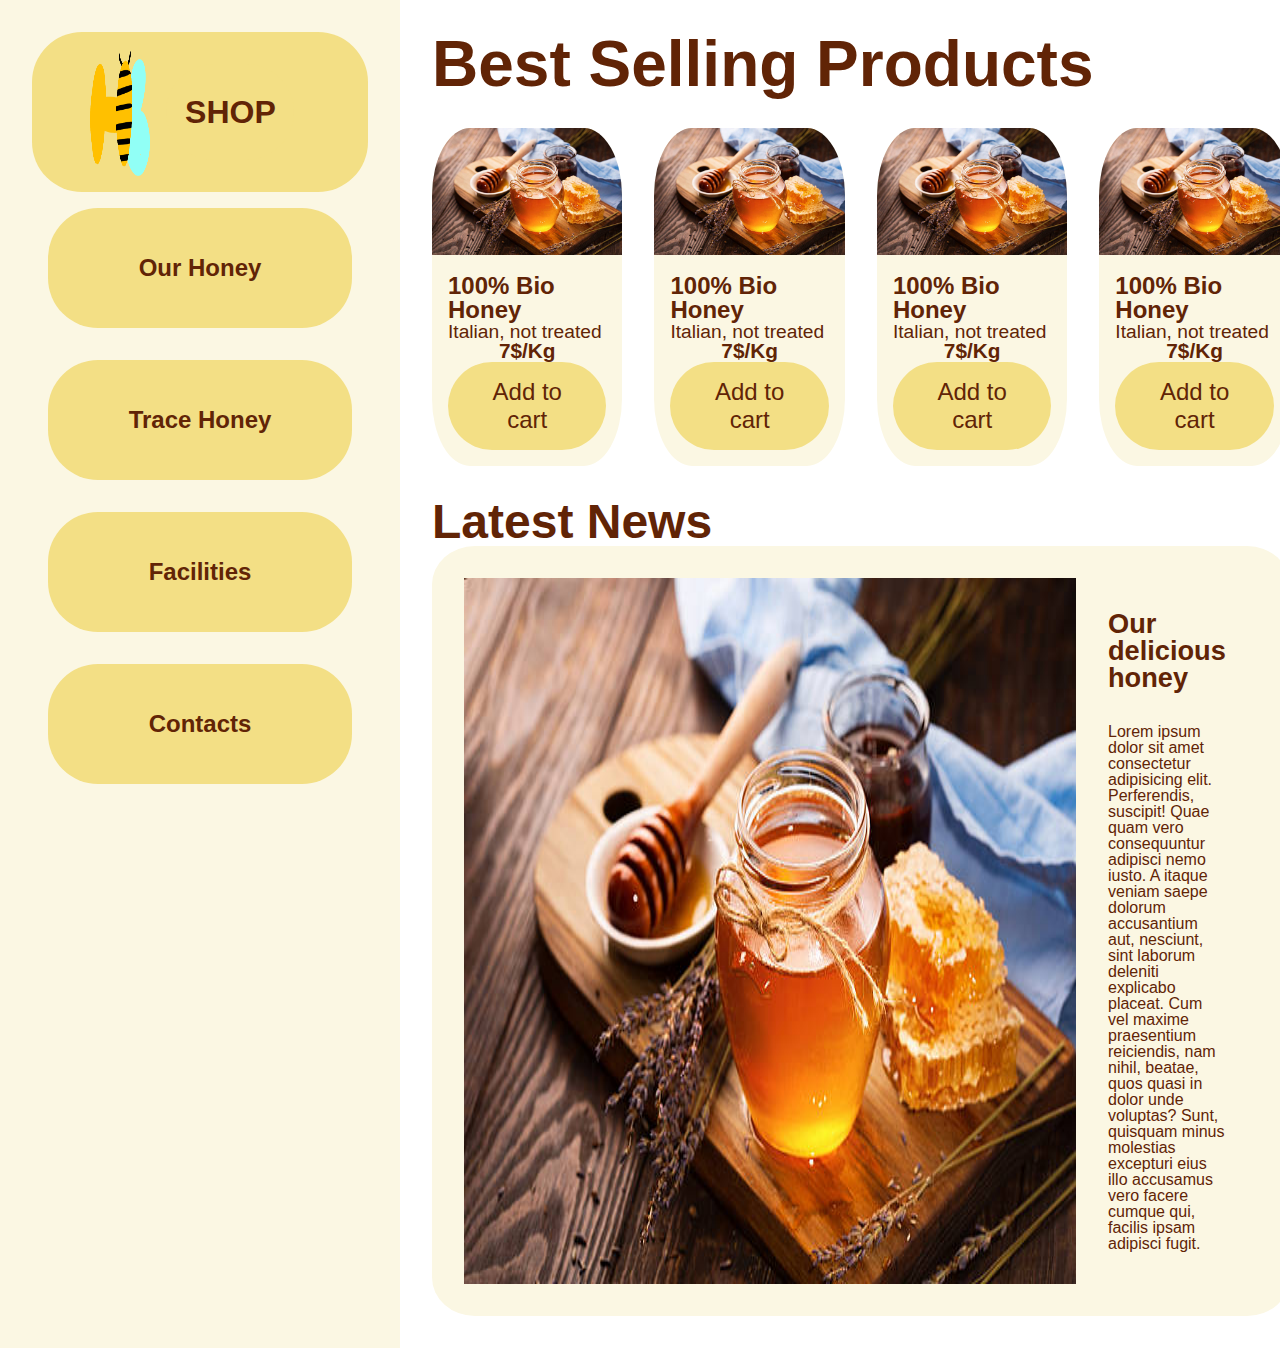
<file: index.html>
<!DOCTYPE html>
<html lang="en">
  <head>
    <meta charset="UTF-8" />
    <meta name="viewport" content="width=device-width, initial-scale=1.0" />
    <link rel="stylesheet" href="./assets/css/reset.css" />
    <link rel="stylesheet" href="./assets/css/style.css" />
    <title>Main</title>
  </head>
  <body>
    <header>
      <nav class="nav-bar">
        <div class="nav-elements">
          <h5>Our Honey</h5>
          <h5>Trace Honey</h5>
          <div class="central-nav">
            <img src="./assets/imgs/logo.png" alt="logo-honey" />
            <h5>SHOP</h5>
          </div>
          <h5>Facilities</h5>
          <h5>Contacts</h5>
        </div>
      </nav>
    </header>
    <main>
      <h1>Best Selling Products</h1>
      <div class="card-container">
        <div class="product-card">
          <img class="card-img" src="./assets/imgs/honey.jpg" alt="honey-img" />
          <div class="bottom-card">
            <div>
              <h4>100% Bio Honey</h4>
              <p>Italian, not treated</p>
            </div>
            <h5>7$/Kg</h5>
            <button class="card-btn">Add to cart</button>
          </div>
        </div>
        <div class="product-card">
          <img class="card-img" src="./assets/imgs/honey.jpg" alt="honey-img" />
          <div class="bottom-card">
            <div>
              <h4>100% Bio Honey</h4>
              <p>Italian, not treated</p>
            </div>
            <h5>7$/Kg</h5>
            <button class="card-btn">Add to cart</button>
          </div>
        </div>
        <div class="product-card">
          <img class="card-img" src="./assets/imgs/honey.jpg" alt="honey-img" />
          <div class="bottom-card">
            <div>
              <h4>100% Bio Honey</h4>
              <p>Italian, not treated</p>
            </div>
            <h5>7$/Kg</h5>
            <button class="card-btn">Add to cart</button>
          </div>
        </div>
        <div class="product-card">
          <img class="card-img" src="./assets/imgs/honey.jpg" alt="honey-img" />
          <div class="bottom-card">
            <div>
              <h4>100% Bio Honey</h4>
              <p>Italian, not treated</p>
            </div>
            <h5>7$/Kg</h5>
            <button class="card-btn">Add to cart</button>
          </div>
        </div>
      </div>
      <h2>Latest News</h2>
      <article>
        <img src="./assets/imgs/honey.jpg" alt="honey-photo" />
        <div class="paragrafh">
          <h3>Our delicious honey</h3>
          <p>
            Lorem ipsum dolor sit amet consectetur adipisicing elit. Perferendis, suscipit! Quae quam vero consequuntur adipisci nemo iusto. A itaque veniam
            saepe dolorum accusantium aut, nesciunt, sint laborum deleniti explicabo placeat. Cum vel maxime praesentium reiciendis, nam nihil, beatae, quos
            quasi in dolor unde voluptas? Sunt, quisquam minus molestias excepturi eius illo accusamus vero facere cumque qui, facilis ipsam adipisci fugit.
          </p>
        </div>
      </article>
    </main>
  </body>
</html>
</file>
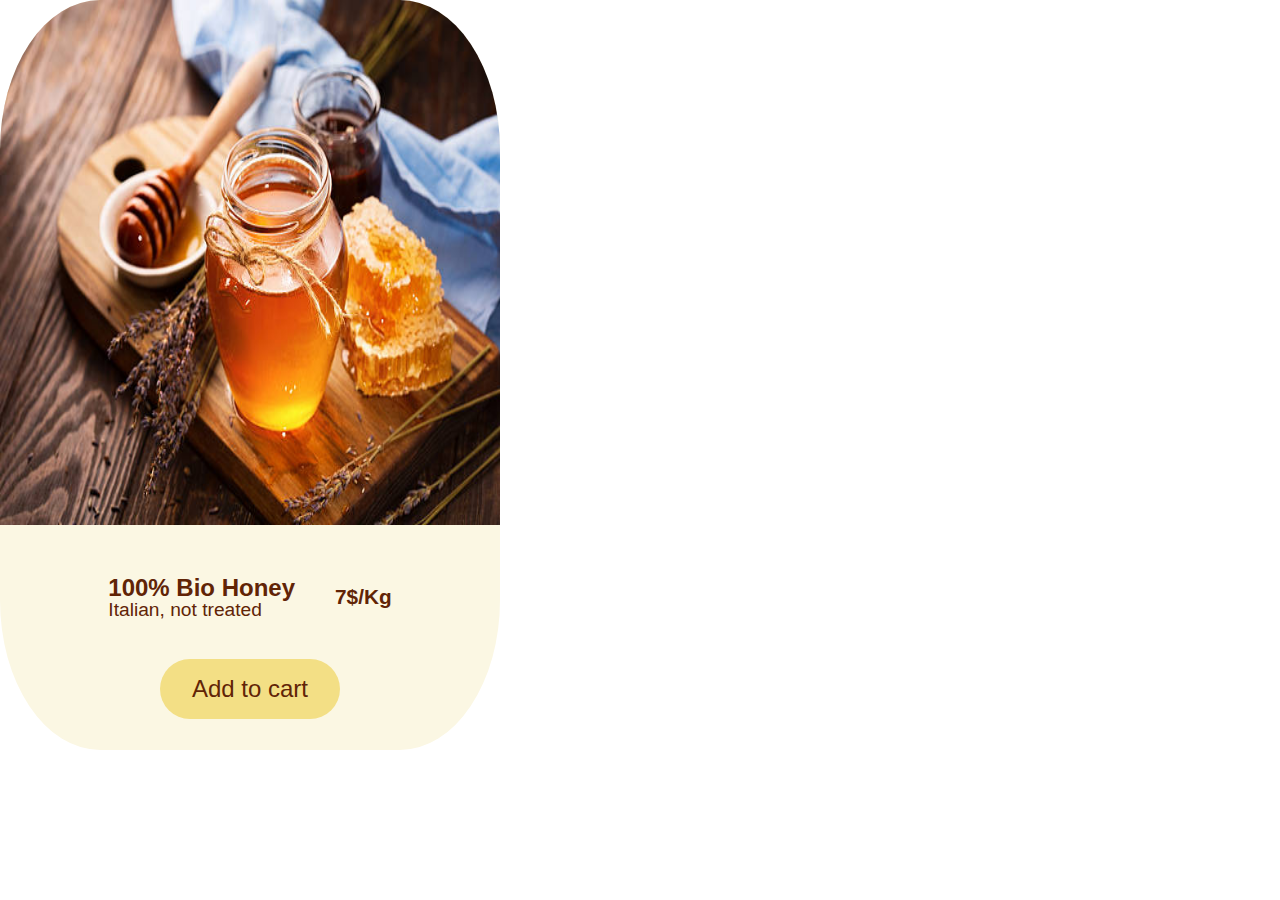
<file: cards.html>
<!DOCTYPE html>
<html lang="en">
  <head>
    <meta charset="UTF-8" />
    <meta name="viewport" content="width=device-width, initial-scale=1.0" />
    <link rel="stylesheet" href="./assets/css/reset.css" />
    <link rel="stylesheet" href="./assets/css/style.css" />
    <link rel="stylesheet" href="./assets/css/cards.css" />
    <title>cards</title>
  </head>
  <body>
    <div class="product-card">
      <img src="./assets/imgs/honey.jpg" alt="honey-img" />
      <div class="bottom-card">
        <div>
          <h4>100% Bio Honey</h4>
          <p>Italian, not treated</p>
        </div>
        <h5>7$/Kg</h5>
        <button class="card-btn">Add to cart</button>
      </div>
    </div>
  </body>
</html>
</file>
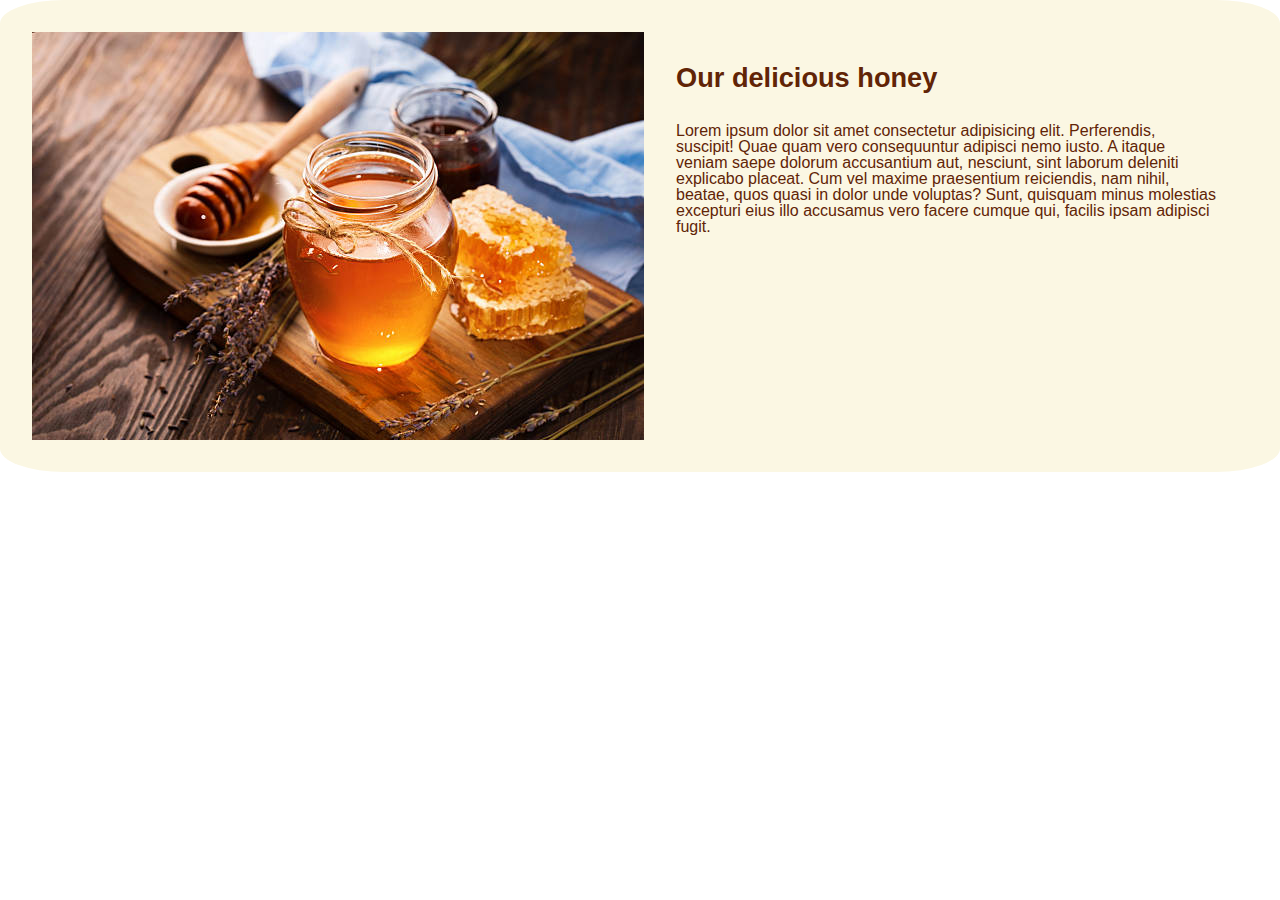
<file: flexible.html>
<!DOCTYPE html>
<html lang="en">
  <head>
    <meta charset="UTF-8" />
    <meta name="viewport" content="width=device-width, initial-scale=1.0" />
    <link rel="stylesheet" href="./assets/css/reset.css" />
    <link rel="stylesheet" href="./assets/css/style.css" />
    <link rel="stylesheet" href="./assets/css/flexible.css" />
    <title>Flexible <Article></Article></title>
  </head>
  <body>
    <article>
      <img src="./assets/imgs/honey.jpg" alt="honey-photo" />
      <div class="paragrafh">
        <h3>Our delicious honey</h3>
        <p>
          Lorem ipsum dolor sit amet consectetur adipisicing elit. Perferendis, suscipit! Quae quam vero consequuntur adipisci nemo iusto. A itaque veniam saepe
          dolorum accusantium aut, nesciunt, sint laborum deleniti explicabo placeat. Cum vel maxime praesentium reiciendis, nam nihil, beatae, quos quasi in
          dolor unde voluptas? Sunt, quisquam minus molestias excepturi eius illo accusamus vero facere cumque qui, facilis ipsam adipisci fugit.
        </p>
      </div>
    </article>
  </body>
</html>
</file>
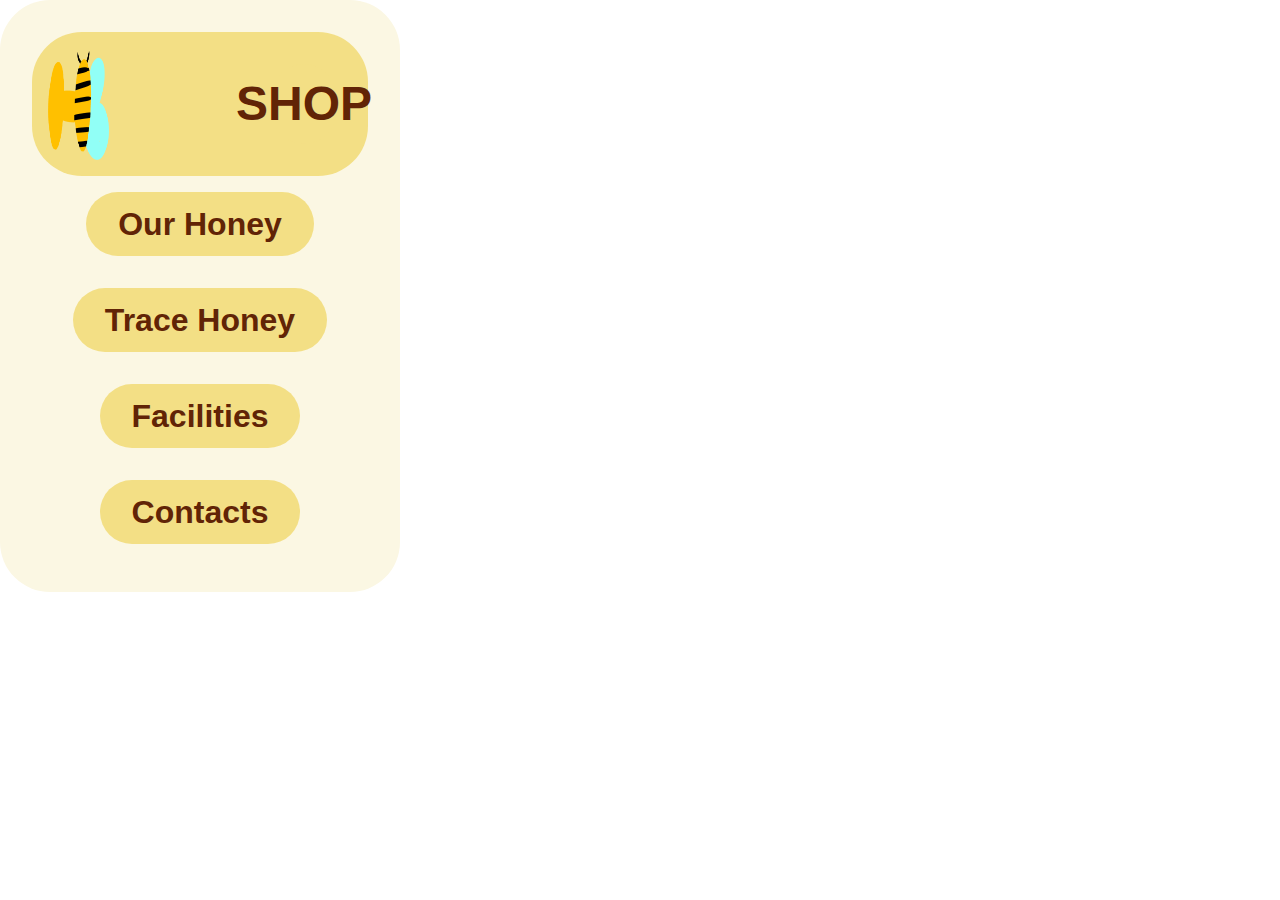
<file: nav.html>
<!DOCTYPE html>
<html lang="en">
  <head>
    <meta charset="UTF-8" />
    <meta name="viewport" content="width=device-width, initial-scale=1.0" />
    <link rel="stylesheet" href="./assets/css/reset.css" />
    <link rel="stylesheet" href="./assets/css/style.css" />
    <link rel="stylesheet" href="./assets/css/nav.css" />
    <title>navigation bar</title>
  </head>
  <body>
    <header>
      <nav class="nav-bar">
        <div class="nav-elements">
          <h5>Our Honey</h5>
          <h5>Trace Honey</h5>
          <div class="central-nav">
            <img src="./assets/imgs/logo.png" alt="logo-honey" />
            <h5>SHOP</h5>
          </div>
          <h5>Facilities</h5>
          <h5>Contacts</h5>
        </div>
      </nav>
    </header>
  </body>
</html>
</file>
<file: assets/css/style.css>
*,
*::before,
*::after {
  box-sizing: border-box;
}

body {
  font-family: "Segoe UI", Tahoma, Geneva, Verdana, sans-serif;
  font-size: 1rem;
  color: #612406;
}

main {
  padding: 2rem;
}

h1 {
  font-weight: 700;
  font-size: 4rem;
}

h2 {
  font-weight: 700;
  font-size: 3rem;
}

h4 {
  font-size: 1.5rem;
  font-weight: 700;
}

h5 {
  font-weight: 550;
  font-size: 1.3rem;
}

.card-btn {
  border: transparent;
  border-radius: 50px;
  background-color: #f3df85;
  color: #612406;
  padding: 1rem 2rem;
  font-size: 1.5rem;
}

header {
  position: relative;
}

nav div img {
  width: 80px;
}

.nav-bar {
  background-color: #fbf7e3;
  border-radius: 50px;
  padding: 2rem 2rem;
}

.nav-elements {
  display: flex;
  justify-content: space-evenly;
  align-items: center;
}

.nav-elements h5 {
  border: transparent;
  border-radius: 50px;
  background-color: #f3df85;
  padding: 1rem 2rem;
  font-size: 2rem;
}

.central-nav {
  padding: 1rem;
  border: transparent;
  border-radius: 50px;
  background-color: #f3df85;
  display: flex;
  justify-content: space-between;
}
.central-nav h5 {
  font-size: 3rem;
}

.card-container {
  display: flex;
  gap: 2rem;
  margin-block: 2rem;
}
.card-img {
  width: 100%;
}

.product-card {
  background-color: #fbf7e3;
  width: 33%;
  border-radius: 20%;
  overflow: hidden;
}

.bottom-card {
  padding: 1rem;
  display: flex;
  flex-wrap: wrap;
  justify-content: space-evenly;
  align-items: center;
}
.bottom-card div p {
  font-size: 1.2rem;
}

article {
  background-color: #fbf7e3;
  border-radius: 5%;
  padding: 2rem;
  display: flex;
}

h3 {
  font-size: 1.7rem;
  font-weight: 650;
  margin-bottom: 2rem;
}

.paragrafh {
  padding: 2rem;
  display: flex;
  flex-direction: column;
  justify-content: flex-start;
}

/* layout mobile */
@media screen and (max-width: 575px) {
  header {
    left: 0;
    right: 0;
    top: 0;
    position: sticky;
    z-index: 999;
  }

  .nav-bar {
    border-radius: 0px;
    width: 100%;
    padding: 1rem;
  }

  .nav-elements {
    display: flex;
    flex-wrap: wrap;
    justify-content: center;
  }

  .nav-elements h5 {
    font-size: 1.2rem;
    padding-inline: 1rem;
    margin: 1rem;
    width: 40%;
    display: flex;
    justify-content: center;
  }
  .central-nav {
    display: flex;
    justify-content: space-evenly;
    padding-block: 1rem;
    padding-inline: 0rem;
    width: 100%;
    order: -1;
  }
  .central-nav h5 {
    font-size: 3rem;
  }
  h1 {
    font-size: 2rem;
    margin-top: 1rem;
  }
  h2 {
    font-size: 1.5rem;
    margin-bottom: 1rem;
  }

  .card-container {
    flex-wrap: wrap;
  }
  .product-card {
    width: 100%;
  }

  article {
    flex-direction: column;
  }
  .paragrafh {
    order: -1;
  }
}

/* layout tablet */
@media screen and (min-width: 576px) and (max-width: 767px) {
  body {
    display: flex;
    flex-direction: column;
  }

  header {
    left: 0;
    right: 0;
    top: 0;
    position: sticky;
    z-index: 999;
  }

  .nav-bar {
    border-radius: 0px;
    display: flex;
    justify-content: space-evenly;
    width: 100%;
    padding: 2rem;
  }

  .nav-elements h5 {
    font-size: 1.2rem;
    padding-inline: 0rem;
  }
  .central-nav {
    display: flex;
    justify-content: center;
    padding-block: 1rem;
    padding-inline: 0rem;
    width: 20%;
  }

  h1 {
    font-size: 3rem;
    margin-top: 1rem;
  }
  h2 {
    font-size: 2.5rem;
    margin-bottom: 1rem;
  }

  .card-container {
    flex-wrap: wrap;
  }
  .product-card {
    width: 45%;
  }
  article {
    flex-direction: column;
  }
  .paragrafh {
    order: -1;
  }
}

/* layout desktop */
@media screen and (min-width: 768px) {
  body {
    display: flex;
  }

  .nav-bar {
    border-radius: 0px;
    display: flex;
    height: 100%;
    width: 400px;
    padding: 2rem;
  }

  .nav-elements {
    display: flex;
    flex-direction: column;
    justify-content: start;
    align-items: stretch;
  }

  .nav-elements h5 {
    font-size: 1.5rem;
    font-weight: 700;
    padding-block: 3rem;
    padding-inline: 4rem;
    border-radius: 50px;
    margin: 1rem;
    display: flex;
    justify-content: center;
  }

  .central-nav {
    order: -1;
    display: flex;
    justify-content: center;
  }

  .central-nav h5 {
    font-size: 2rem;
    font-weight: 700;
    padding-block: 2rem;
  }
}
.central-nav img,
.central-nav h5 {
  width: 20%;
}
</file>
<file: assets/css/cards.css>
img {
  max-width: 100%;
  height: 70%;
}

.product-card {
  background-color: #fbf7e3;
  width: 500px;
  height: 750px;
  border-radius: 20%;
  overflow: hidden;
}

.bottom-card {
  margin-top: 2rem;
  display: flex;
  flex-wrap: wrap;
  justify-content: center;
  align-items: center;
  gap: 40px;
}
</file>
<file: assets/css/flexible.css>
article {
  background-color: #fbf7e3;
  border-radius: 5%;
  padding: 2rem;
  display: flex;
}

h3 {
  font-weight: 650;
  margin-bottom: 2rem;
}

.paragrafh {
  padding: 2rem;
  display: flex;
  flex-direction: column;
  justify-content: flex-start;
}

@media screen and (max-width: 767px) {
  article {
    flex-direction: column;
  }
  .paragrafh {
    order: -1;
  }
}
</file>
<file: assets/css/nav.css>
nav div img {
  width: 80px;
}

.nav-bar {
  background-color: #fbf7e3;
  border-radius: 50px;
  padding: 2rem 2rem;
}

.nav-elements {
  display: flex;
  justify-content: space-evenly;
  align-items: center;
}

.nav-elements h5 {
  border: transparent;
  border-radius: 50px;
  background-color: #f3df85;
  padding: 1rem 2rem;
  font-size: 2rem;
}

.central-nav {
  padding: 1rem;
  border: transparent;
  border-radius: 50px;
  background-color: #f3df85;
  display: flex;
  justify-content: space-between;
}
.central-nav h5 {
  font-size: 3rem;
}
</file>
